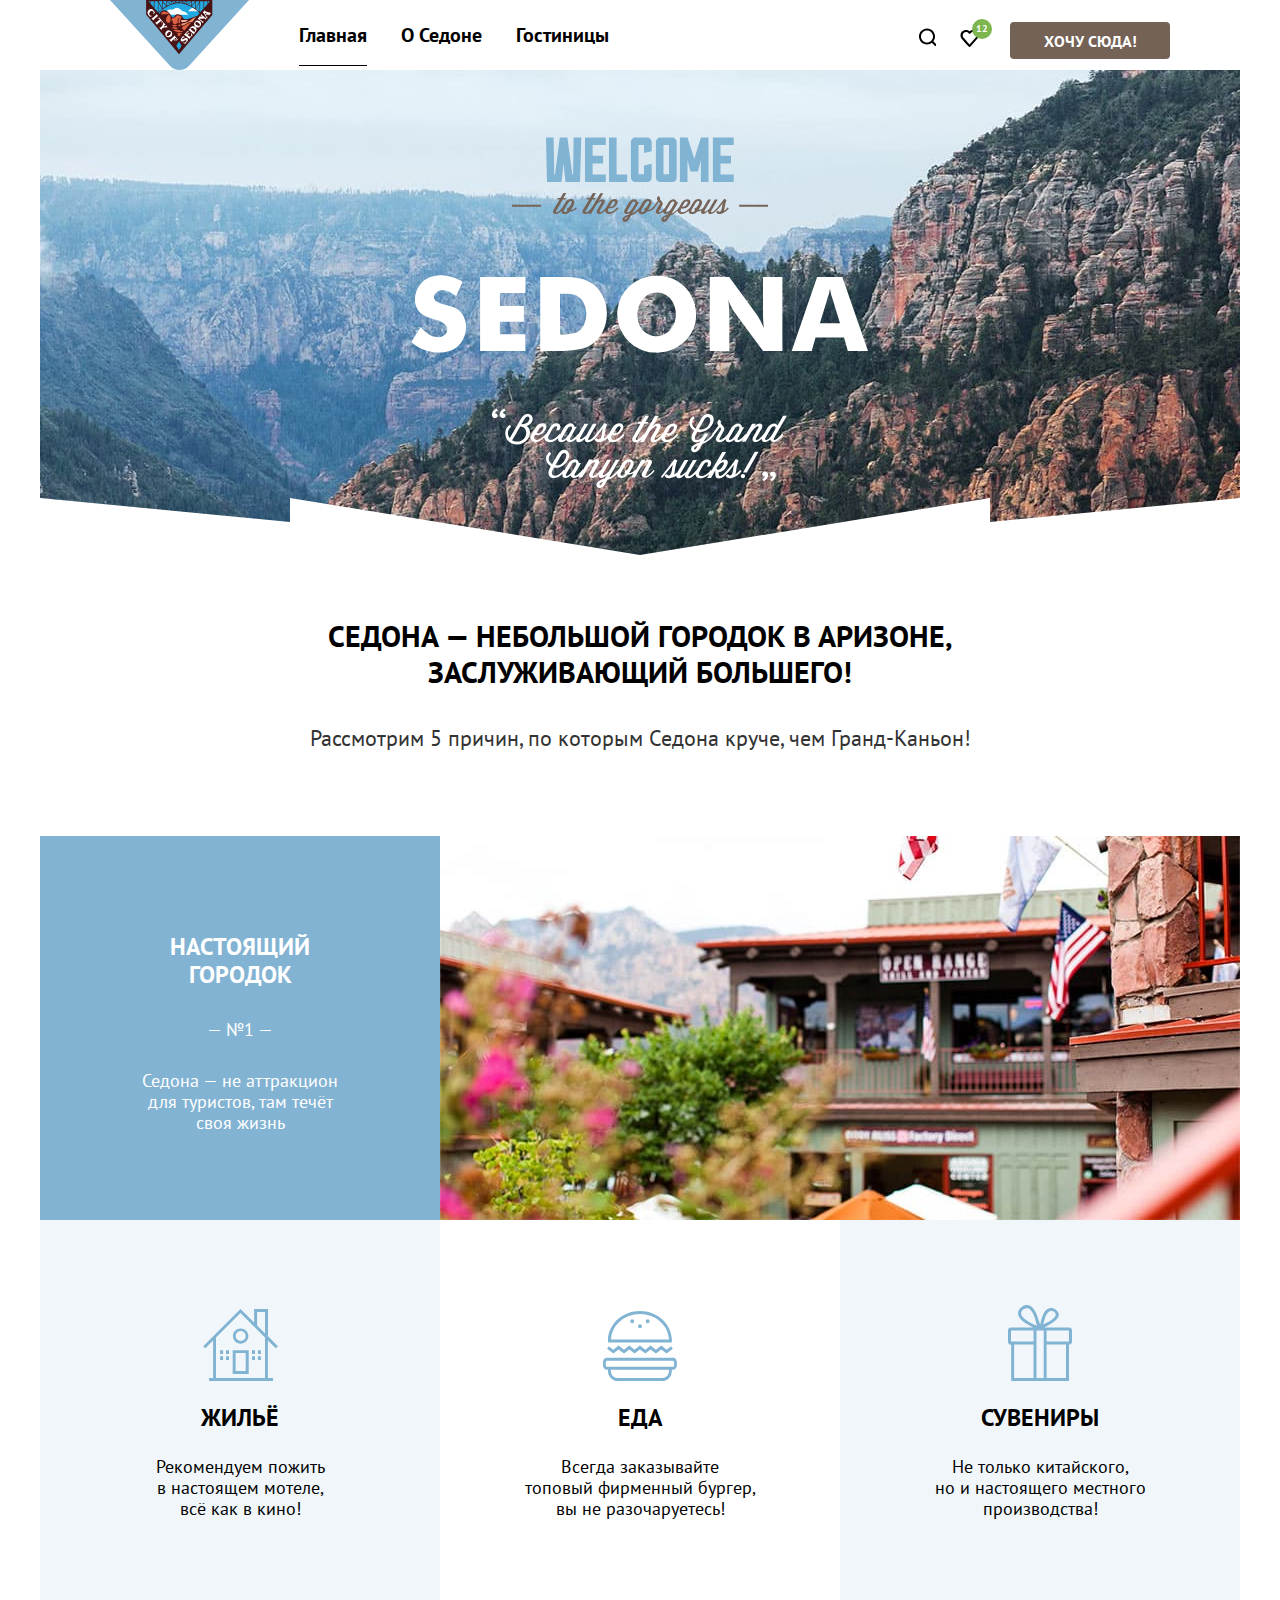
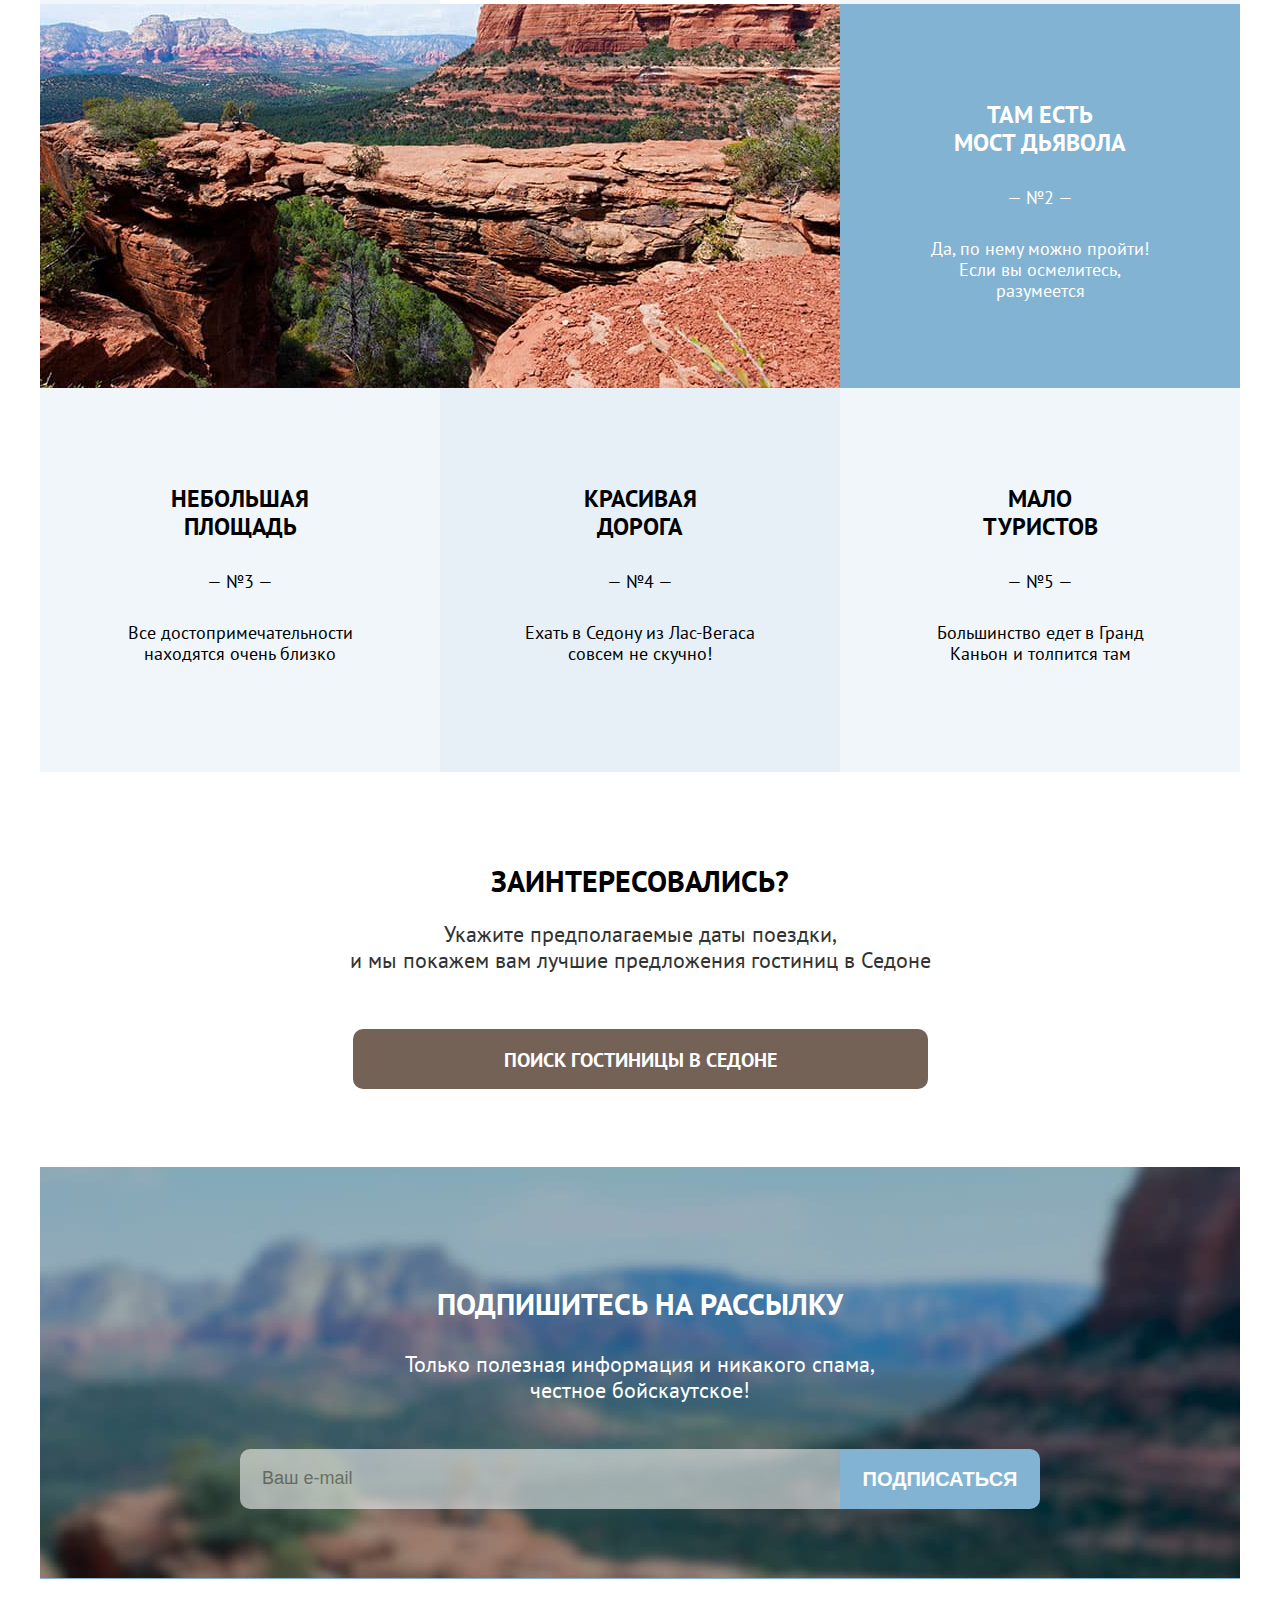
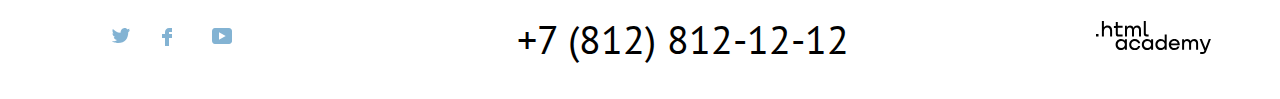
<file: index.html>
<!DOCTYPE html>
<html lang="ru">
  <head>
    <meta charset="utf-8">
    <title>Седона</title>
    <link rel="stylesheet" href="./css/styles.css">
    <link rel="icon" href="./favicon.ico">
  </head>
  <body>
    <header class="page-header">
      <nav class="navigation">
        <div class="navigation-first-block">
          <a class="navigation-logo" href="index.html">
            <img class="page-header-logo" src="./img/content/logo.svg" width="139" height="70" alt="Логотип Седоны.">
          </a>
          <ul class="navigation-list">
            <li class="navigation-item">
              <a class="navigation-link navigation-link-current">Главная</a>
            </li>
            <li class="navigation-item">
              <a class="navigation-link" href="#">О Седоне</a>
            </li>
            <li class="navigation-item">
              <a class="navigation-link" href="catalog.html">Гостиницы</a>
            </li>
          </ul>
        </div>
        <ul class="navigation-list navigation-list-user">
          <li class="navigation-item">
            <a class="navigation-link" href="#">
              <svg class="search-svg" xmlns="http://www.w3.org/2000/svg" width="18.05" height="18.1" fill="none"><path d="m19.026 17.05-3.71-3.7c1.002-1.3 1.704-3 1.704-4.9 0-4.4-3.61-8-8.023-8C4.585.45.975 4.15.975 8.55c0 4.4 3.61 8 8.022 8 1.805 0 3.51-.6 4.914-1.7l3.71 3.7 1.405-1.5Zm-10.029-2.5c-3.309 0-6.017-2.7-6.017-6s2.708-6 6.017-6c3.31 0 6.017 2.7 6.017 6s-2.707 6-6.017 6Z"/></svg>
              <span class="visually-hidden">Поиск</span>
            </a>
          </li>
          <li class="navigation-item">
            <a class="navigation-link" href="#">
              <svg class="heart-svg" xmlns="http://www.w3.org/2000/svg" width="18.05" height="17" fill="none"><path d="M9.444 17c-.301 0-.602-.1-.802-.4-5.416-6.1-6.72-7.5-7.02-7.9C.92 7.8.519 6.6.519 5.4c0-3 2.406-5.4 5.515-5.4 1.304 0 2.507.5 3.51 1.3C10.547.5 11.851 0 13.054 0c3.008 0 5.516 2.4 5.516 5.4 0 1.3-.502 2.5-1.304 3.4l-7.02 7.9c-.2.2-.401.3-.802.3ZM3.427 7.5c.3.4 3.51 4 6.117 6.9l6.218-7c.501-.5.702-1.2.702-2 0-1.8-1.505-3.3-3.31-3.3-1.002 0-2.005.5-2.707 1.3-.301.3-.602.4-.903.4-.3 0-.602-.2-.802-.4-.702-.8-1.705-1.3-2.708-1.3-1.805 0-3.31 1.5-3.31 3.3-.1.9.302 1.6.703 2.1-.1 0-.1 0 0 0Z"/></svg>
              <span class="visually-hidden">Лайк</span>
              <div class="heart-count">12</div>
            </a>
          </li>
          <li class="navigation-item">
            <a class="navigation-link button" href="#">Хочу сюда!</a>
          </li>
        </ul>
      </nav>
    </header>
    <main class="main-index main-container">
      <h1 class="visually-hidden">Туристический город Седона</h1>
      <div class="main-background"></div>
      <div class="modul-window-container">
        <div class="modul-window">
          <div class="modul-window-header">
            <h2 class="modul-window-title">Поиск гостиницы в Седоне</h2>
            <button class="close-button" type="button">
              <svg xmlns="http://www.w3.org/2000/svg" width="13" height="13" fill="none"><path fill="#000" d="M13 1.2 11.8 0 6.5 5.3 1.2 0 0 1.2l5.3 5.3L0 11.8 1.2 13l5.3-5.3 5.3 5.3 1.2-1.2-5.3-5.3L13 1.2Z"/></svg>
            </button>
          </div>
          <form class="modul-window-form" action="https://echo.htmlacademy.ru/" method="post">
            <div class="date-container">
              <label class="modul-window-label">Дата заезда:</label>
              <input class="modul-window-input-date" type="text" value="27 апреля 2020">
            </div>
            <p class="date-comment date-in-comment">Мы не можем отправить вас в прошлое.</p>
            <div class="date-container">
              <label class="modul-window-label">Дата выезда:</label>
              <input class="modul-window-input-date" type="text" value="1 сентября 2021">
            </div>
            <p class="date-comment date-out-comment">На эти даты есть свободные номера. Пока есть.</p>
            <div class="quantity-container">
              <label class="modul-window-label" for="less-more-adults">Взрослые:</label>
              <div class="less-more-container">
                <button class="button-less-more" type="button">-</button>
                <input class="less-more-input" type="text" value="2" id="less-more-adults">
                <button class="button-less-more" type="button">+</button>
              </div>
              <label class="modul-window-label" for="less-more-children">Дети:</label>
              <span class="modul-window-information">i</span>
              <div class="less-more-container">
                <button class="button-less-more" type="button">-</button>
                <input class="less-more-input" type="text" value="1" id="less-more-children">
                <button class="button-less-more" type="button">+</button>
              </div>
            </div>
            <a class="button button-find-hotels">Найти</a>
          </form>
        </div>
      </div>
      <section class="advantages">
        <h2 class="visually-hidden" style="text-align: center;">Преимущества Седоны</h2>
        <p class="advantages-heading">Седона — небольшой городок в Аризоне,<br> заслуживающий большего!</p>
        <p class="advantages-text">Рассмотрим 5 причин, по которым Седона круче, чем Гранд-Каньон!</p>
        <ol class="advantages-list">
          <li class="advantages-item">
            <p class="advantages-item-title">Настоящий<br>городок</p>
            <p class="advantages-title-number">— №1 —</p>
            <p class="advantages-item-text">Седона — не аттракцион<br> для туристов, там течёт<br> своя жизнь</p>
          </li>
          <li class="advantages-item"></li>
          <li class="advantages-item">
            <p class="advantages-item-title">Жильё</p>
            <p class="advantages-item-text">Рекомендуем пожить<br>в настоящем мотеле,<br> всё как в кино!</p>
          </li>
          <li class="advantages-item">
            <p class="advantages-item-title">Еда</p>
            <p class="advantages-item-text">Всегда заказывайте<br> топовый фирменный бургер,<br> вы не разочаруетесь!</p>
          </li>
          <li class="advantages-item">
            <p class="advantages-item-title">Сувениры</p>
            <p class="advantages-item-text">Не только китайского,<br> но и настоящего местного<br> производства!</p>
          </li>
          <li class="advantages-item"></li>
          <li class="advantages-item">
            <p class="advantages-item-title">Там есть<br>мост дьявола</p>
            <p class="advantages-title-number">— №2 —</p>
            <p class="advantages-item-text">Да, по нему можно пройти!<br> Если вы осмелитесь,<br> разумеется</p>
          </li>
          <li class="advantages-item">
            <p class="advantages-item-title">Небольшая<br>площадь</p>
            <p class="advantages-title-number">— №3 —</p>
            <p class="advantages-item-text">Все достопримечательности<br> находятся очень близко</p>
          </li>
          <li class="advantages-item">
            <p class="advantages-item-title">Красивая<br>дорога</p>
            <p class="advantages-title-number">— №4 —</p>
            <p class="advantages-item-text">Ехать в Седону из Лас-Вегаса<br> совсем не скучно!</p>
          </li>
          <li class="advantages-item">
            <p class="advantages-item-title">Мало<br>туристов</p>
            <p class="advantages-title-number">— №5 —</p>
            <p class="advantages-item-text">Большинство едет в Гранд<br> Каньон и толпится там</p>
          </li>
        </ol>
      </section>
      <section class="search">
        <h2 class="visually-hidden">Поиск гостиниц</h2>
        <b class="search-title">Заинтересовались?</b>
        <p class="search-text">Укажите предполагаемые даты поездки,<br> и мы покажем вам лучшие предложения гостиниц в Седоне</p>
        <a class="search-button button" href="catalog.html">ПОИСК ГОСТИНИЦЫ В седоне</a>
      </section>
      <section class="subscribe">
        <h2 class="subscribe-title">Подпишитесь на рассылку</h2>
        <p class="subscribe-text">Только полезная информация и никакого спама,<br> честное бойскаутское!</p>
        <form class="subscribe-form" action="https://echo.htmlacademy.ru/" method="post">
          <div class="subscribe-email">
            <label class="visually-hidden" for="subscribe-email">Email</label>
            <input class="field" placeholder="Ваш e-mail" type="email" name="subscribe-email" id="subscribe-email" required>
          </div>
          <button class="button subscribe-button" type="submit">Подписаться</button>
        </form>
      </section>
    </main>
    <footer class="footer">
      <ul class="footer-social-list">
        <li class="footer-social-item">
          <a class="footer-social-link">
            <svg xmlns="http://www.w3.org/2000/svg" width="18" height="15" fill="none"><path d="M11.6.2c1.8-.5 3.2.3 3.8 1.2.7-.2 1.4-.5 2.1-.7 0 .9-.6 1.5-.9 1.8.7.1 1.4-.6 1.4-.6-.2 1-1.1 1.8-1.7 2C16.1 10.7 13 15.1 5.7 15h-.5c-.4 0-4.4-.5-5.2-1.9 2.4.2 4.1-.4 5-1.2-1-.3-2.9-.4-3.2-2.9.4.1.6.2 1.3.1C1.8 8.3.4 7.5.5 5.3c.3.3 1.1.5 1.4.5C1.1 5.6-.2 2.5.9.9c1.9 1.9 4 3.6 7.6 3.8C8.7 2.3 9.7.8 11.6.2Z"/><defs><path fill="#fff" d="M0 0h18v15H0z"/></defs></svg>
            <span class="visually-hidden">Twitter</span>
          </a>
        </li>
        <li class="footer-social-item">
          <a class="footer-social-link">
            <svg xmlns="http://www.w3.org/2000/svg" width="10" height="18" fill="none"><path d="M7 0C4.8 0 3 1.8 3 4v2H0v4h3v8h4v-8h3V6H7V4h3V0H7Z"/><defs><path fill="#fff" d="M0 0h10v18H0z"/></defs></svg>
            <span class="visually-hidden">Facebook</span>
          </a>
        </li>
        <li class="footer-social-item">
          <a class="footer-social-link">
            <svg xmlns="http://www.w3.org/2000/svg" width="20" height="16" fill="none"><path d="M17 0H2.9C1.2 0 0 1.5 0 3.2v9.5C0 14.5 1.2 16 2.9 16h14.3c1.5 0 2.9-1.5 2.9-3.2V3.2C19.9 1.5 18.7 0 17 0ZM7 11.8V4.2L13.7 8 7 11.8Z"/><defs><path fill="#fff" d="M0 0h20v16H0z"/></defs></svg>
            <span class="visually-hidden">YouTube</span>
          </a>
        </li>
      </ul>
      <span class="phone">
        <a class="phone-number" href="tel:+7(812)812-12-12">+7 (812) 812-12-12</a>
      </span>
      <a class="footer-logo-link" href="#">
        <svg class="footer-logo" xmlns="http://www.w3.org/2000/svg" width="115" height="34" fill="none"><path d="M0 12.9v2.6h2.5v-2.6H0Zm11.6-8.4c-1.6 0-2.8.7-3.6 1.7h-.1V0h-2v15.5h2v-5.3c0-2.1 1.3-3.6 3.3-3.6 1.8 0 2.9 1.4 2.9 3.2v5.7h2V9.4c.1-3-1.8-4.9-4.5-4.9Zm15 .3h-4.8V1.1h-2v3.8h-1.9v2h1.9v6c0 1.7 1 2.7 2.7 2.7h4.1v-2h-3.7c-.7 0-1.1-.4-1.1-1.1V6.8h4.8v-2Zm14.5-.2c-1.6 0-2.9.8-3.5 2.1h-.1c-.6-1.2-1.8-2.1-3.4-2.1-1.4 0-2.5.8-3.1 1.8h-.1V4.8H29v10.6h2V10c0-2 1-3.5 2.6-3.5 1.5 0 2.4 1 2.4 2.6v6.3h2V9.8c0-2.4 1.4-3.3 2.6-3.3 1.5 0 2.4 1 2.4 2.6v6.3h2V8.9c.1-2.5-1.4-4.3-3.9-4.3Zm6.7 8.1c0 1.7 1 2.7 2.8 2.7h2v-2h-1.7c-.7 0-1.1-.4-1.1-1.1V0h-2v12.7Zm-18.9 7c-.9-1.1-2.2-1.8-3.9-1.8-3.1 0-5.4 2.3-5.4 5.6s2.3 5.6 5.4 5.6c1.8 0 3-.8 3.8-1.9h.1v1.6h2V18.2h-2v1.5Zm-3.6 7.4c-2.2 0-3.6-1.6-3.6-3.6s1.4-3.6 3.6-3.6 3.6 1.6 3.6 3.6c0 1.9-1.4 3.6-3.6 3.6ZM44.2 22c-.5-2.4-2.6-4.1-5.4-4.1-3.4 0-5.6 2.5-5.6 5.6 0 3.1 2.2 5.6 5.6 5.6 2.8 0 4.9-1.8 5.4-4.2h-2.1c-.4 1.3-1.7 2.3-3.3 2.3-2.2 0-3.6-1.6-3.6-3.6s1.4-3.6 3.6-3.6c1.6 0 2.8 1 3.3 2.2h2.1V22Zm10.9-2.3c-.9-1.1-2.2-1.8-3.9-1.8-3.1 0-5.4 2.3-5.4 5.6s2.3 5.6 5.4 5.6c1.8 0 3-.8 3.8-1.9h.1v1.6h2V18.2h-2v1.5Zm-3.6 7.4c-2.2 0-3.6-1.6-3.6-3.6s1.4-3.6 3.6-3.6 3.6 1.6 3.6 3.6c0 1.9-1.5 3.6-3.6 3.6Zm17.2-7.3c-.9-1.1-2.2-1.9-3.9-1.9-3.1 0-5.4 2.3-5.4 5.6s2.2 5.6 5.4 5.6c1.7 0 3-.8 3.8-1.8h.1v1.5h2V13.4h-2v6.4Zm-3.6 7.3c-2.2 0-3.6-1.6-3.6-3.6s1.4-3.6 3.6-3.6 3.6 1.6 3.6 3.6c-.1 2-1.5 3.6-3.6 3.6Zm13.2-9.2c-3.3 0-5.5 2.5-5.5 5.6 0 3 2.1 5.6 5.5 5.6 2.5 0 4.5-1.3 5.2-3.6h-2.1c-.5 1-1.6 1.6-3 1.6-1.9 0-3.3-1.3-3.4-2.9h8.8c.2-3.6-2-6.3-5.5-6.3Zm0 1.9c1.7 0 3 1 3.3 2.6h-6.5c.3-1.5 1.5-2.6 3.2-2.6Zm19.9-1.9c-1.6 0-2.9.8-3.6 2h-.1c-.6-1.2-1.8-2-3.4-2-1.4 0-2.5.7-3.1 1.8v-1.5h-1.9v10.6h2v-5.4c0-2 1-3.4 2.6-3.5 1.5 0 2.4 1 2.4 2.6v6.3h2v-5.6c0-2.4 1.4-3.3 2.6-3.3 1.5 0 2.4 1 2.4 2.6v6.3h2v-6.5c.1-2.6-1.4-4.4-3.9-4.4Zm11.2 9.1-3.6-8.9h-2.2l4.8 11.6c-.3.9-.7 1.2-1.7 1.2h-2.5v2h2.5c1.8 0 2.8-.8 3.5-2.6l4.7-12.2h-2.1l-3.4 8.9Z"/></svg>
        <span class="visually-hidden">Логотип HTML-academy</span>
      </a>
    </footer>
  </body>
</html>
</file>
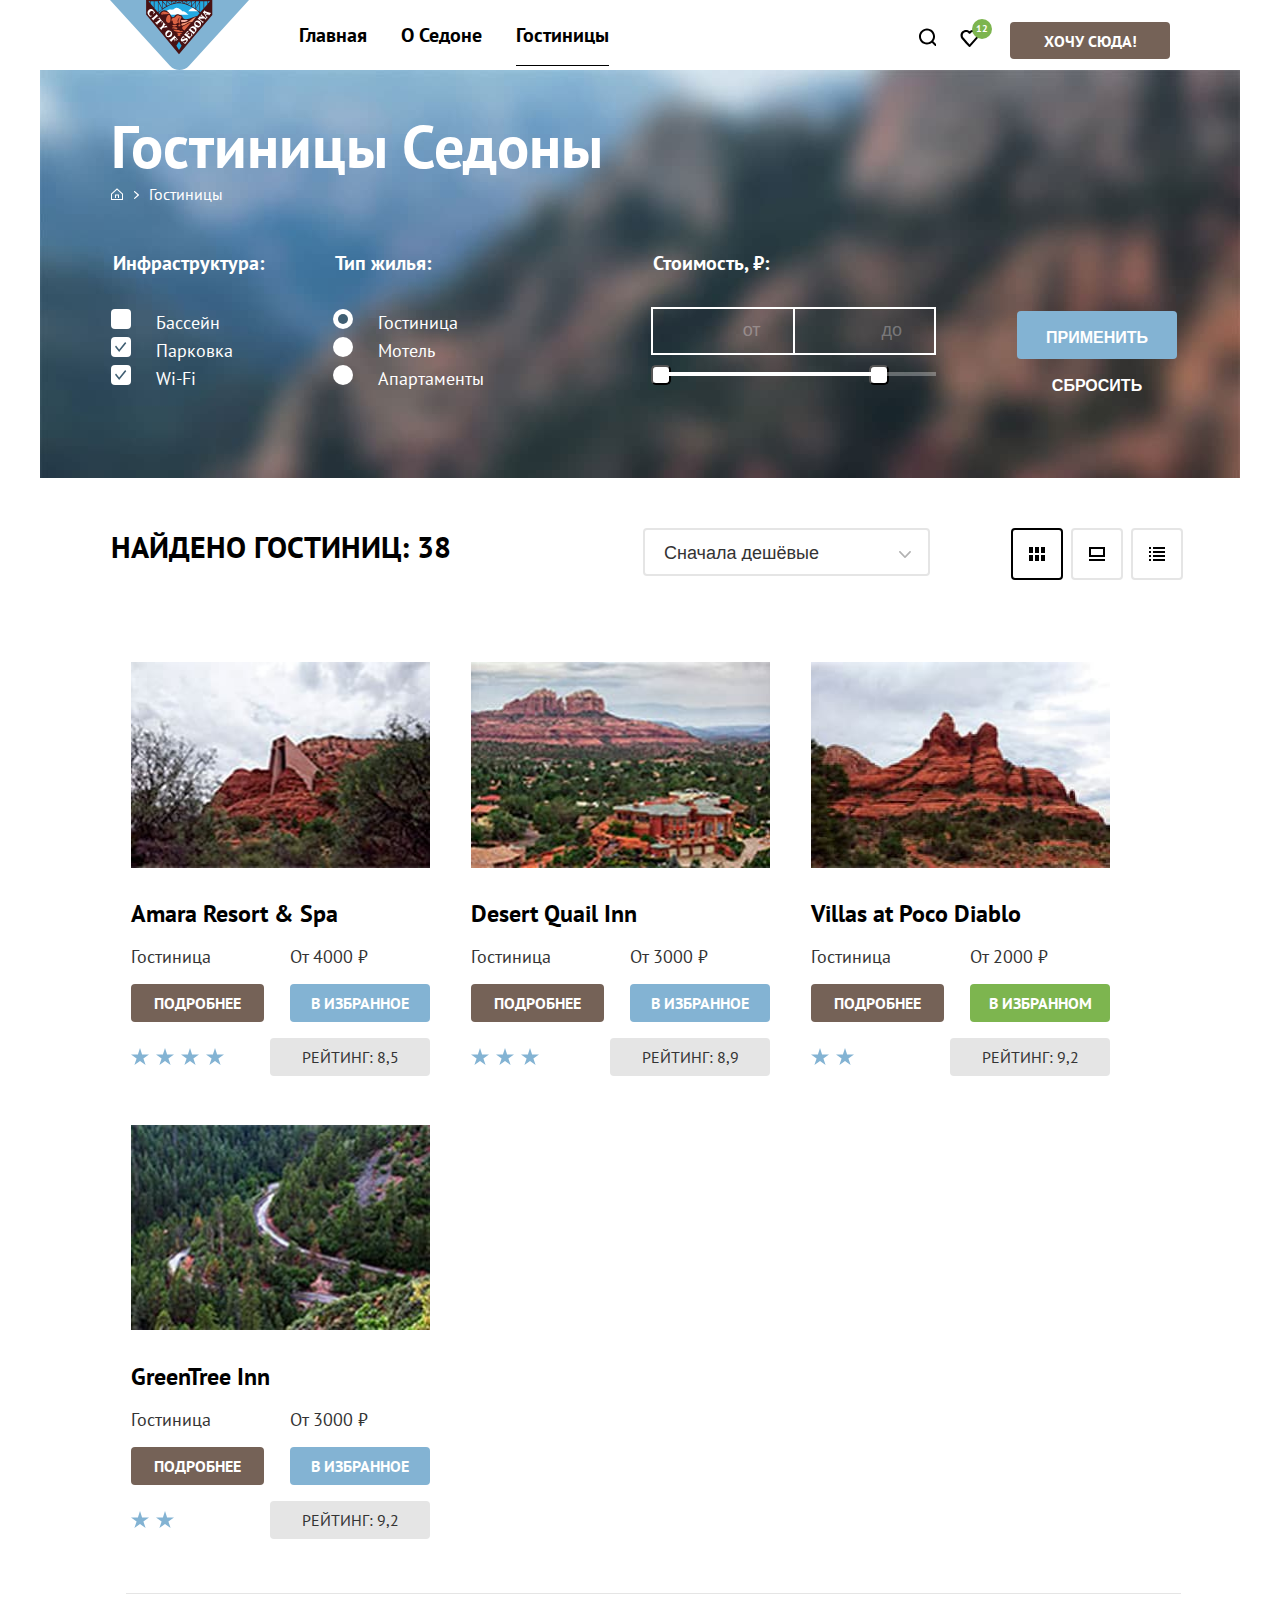
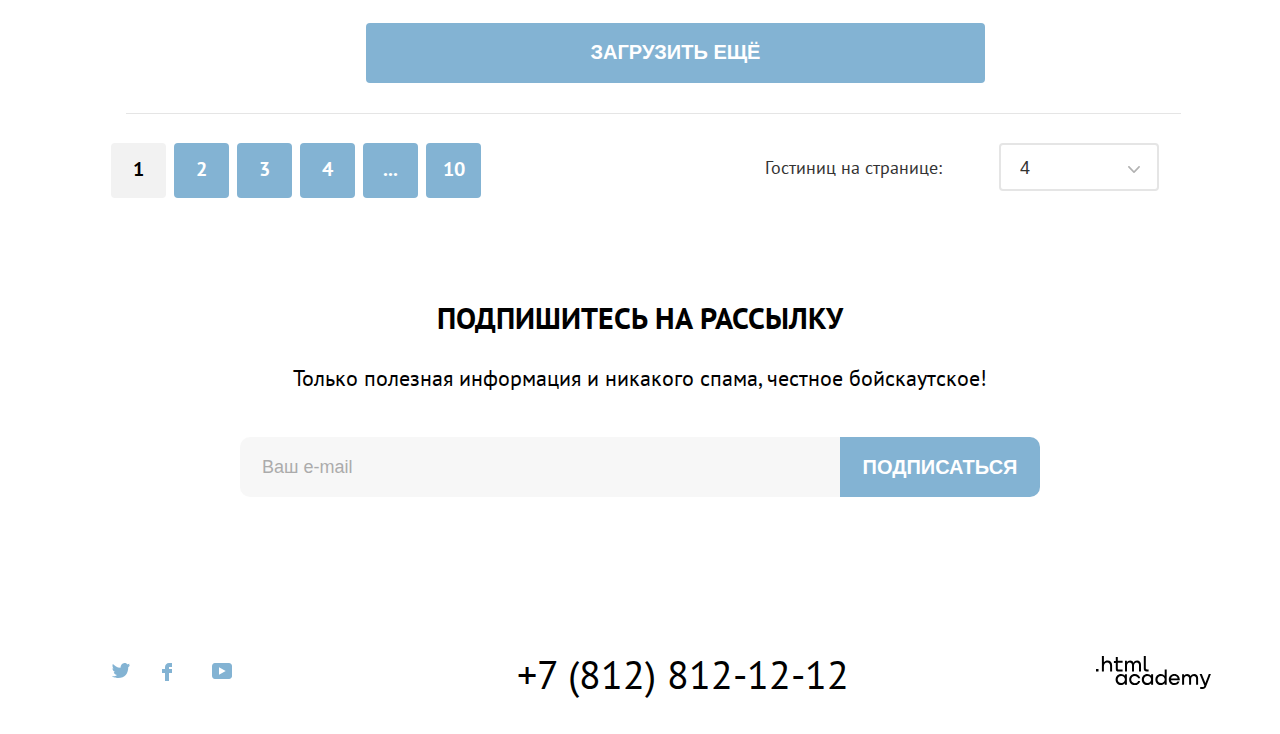
<file: catalog.html>
<!DOCTYPE html>
<html lang="ru">
  <head>
    <meta charset="utf-8">
    <title>Гостиницы Седоны</title>
    <link href="./css/styles.css" rel="stylesheet">
  </head>
  <body>
    <header class="page-header">
      <nav class="navigation navigation-catalog">
        <div class="navigation-first-block">
          <a class="navigation-logo" href="index.html">
            <img class="page-header-logo" src="./img/content/logo.svg" width="139" height="70" alt="Логотип Седоны.">
          </a>
          <ul class="navigation-list">
            <li class="navigation-item">
              <a class="navigation-link" href="index.html">Главная</a>
            </li>
            <li class="navigation-item">
              <a class="navigation-link" href="#">О Седоне</a>
            </li>
            <li class="navigation-item">
              <a class="navigation-link navigation-link-current">Гостиницы</a>
            </li>
          </ul>
        </div>
        <ul class="navigation-list navigation-list-user">
          <li class="navigation-item">
            <a class="navigation-link" href="#">
              <svg class="search-svg" xmlns="http://www.w3.org/2000/svg" width="18.05" height="18.1" fill="none"><path fill="#000" d="m19.026 17.05-3.71-3.7c1.002-1.3 1.704-3 1.704-4.9 0-4.4-3.61-8-8.023-8C4.585.45.975 4.15.975 8.55c0 4.4 3.61 8 8.022 8 1.805 0 3.51-.6 4.914-1.7l3.71 3.7 1.405-1.5Zm-10.029-2.5c-3.309 0-6.017-2.7-6.017-6s2.708-6 6.017-6c3.31 0 6.017 2.7 6.017 6s-2.707 6-6.017 6Z"/></svg>
              <span class="visually-hidden">Поиск</span>
            </a>
          </li>
          <li class="navigation-item">
            <a class="navigation-link" href="#">
              <svg class="heart-svg" xmlns="http://www.w3.org/2000/svg" width="18.05" height="17" fill="none"><path fill="#000" d="M9.444 17c-.301 0-.602-.1-.802-.4-5.416-6.1-6.72-7.5-7.02-7.9C.92 7.8.519 6.6.519 5.4c0-3 2.406-5.4 5.515-5.4 1.304 0 2.507.5 3.51 1.3C10.547.5 11.851 0 13.054 0c3.008 0 5.516 2.4 5.516 5.4 0 1.3-.502 2.5-1.304 3.4l-7.02 7.9c-.2.2-.401.3-.802.3ZM3.427 7.5c.3.4 3.51 4 6.117 6.9l6.218-7c.501-.5.702-1.2.702-2 0-1.8-1.505-3.3-3.31-3.3-1.002 0-2.005.5-2.707 1.3-.301.3-.602.4-.903.4-.3 0-.602-.2-.802-.4-.702-.8-1.705-1.3-2.708-1.3-1.805 0-3.31 1.5-3.31 3.3-.1.9.302 1.6.703 2.1-.1 0-.1 0 0 0Z"/></svg>
              <span class="visually-hidden">Лайк</span>
              <div class="heart-count">12</div>
            </a>
          </li>
          <li class="navigation-item">
            <a class="navigation-link button" href="#">Хочу сюда!</a>
          </li>
        </ul>
      </nav>
    </header>
    <main class="main-catalog main-container">
      <header class="catalog-header">
        <h1 class="catalog-title">Гостиницы Седоны</h1>
      <ul class="breadcrumbs">
        <li class="breadcrumbs-item">
          <a class="breadcrumbs-link" href="index.html">
            <svg class="breadcrumbs-link-home" xmlns="http://www.w3.org/2000/svg" width="12" height="11.7" fill="none"><path d="M6 .3 0 5.8V12h12V5.8L6 .3ZM11 11H1V6.2l5-4.5 5 4.5V11Z"/><path fill="#fff" d="M4 10h1V7.5h2V10h1V6.5H4V10Z"/></svg>
            <span class="visually-hidden">Главная страница</span>
          </a>
        </li>
        <li class="breadcrumbs-item">
          <a class="breadcrumbs-link" href="catalog.html">Гостиницы</a>
        </li>
      </ul>
      <form class="hotels-filter" action="https://echo.htmlacademy.ru/" method="post">
        <h2 class="hotels-filter-heading visually-hidden" hidden>Фильтр списка гостиниц</h2>
        <fieldset class="hotels-filter-group">
          <legend class="hotels-filter-title">Инфраструктура:</legend>
            <ul class="hotels-filter-list">
              <li class="hotels-filter-item">
                <label class="control">
                  <input class="visually-hidden control-input" type="checkbox" name="swimming-pool">
                  <span class="control-mark control-mark-infrastructure"></span>
                  <span class="control-label">Бассейн</span>
                </label>
              </li>
              <li class="hotels-filter-item">
                <label class="control">
                  <input class="visually-hidden control-input" type="checkbox" name="parking" checked>
                  <span class="control-mark control-mark-infrastructure"></span>
                  <span class="control-label">Парковка</span>
                </label>
              </li>
              <li class="hotels-filter-item">
                <label class="control">
                  <input class="visually-hidden control-input" type="checkbox" name="wi-fi" checked>
                  <span class="control-mark control-mark-infrastructure"></span>
                  <span class="control-label">Wi-Fi</span>
                </label>
              </li>
            </ul>
        </fieldset>
        <fieldset class="hotels-filter-group">
          <legend class="hotels-filter-title">Тип жилья:</legend>
          <ul class="hotels-filter-list">
            <li class="hotels-filter-item">
              <label class="control">
                <input class="visually-hidden control-input" type="radio" name="hotel" checked>
                <span class="control-mark control-mark-living"></span>
                <span class="control-label">Гостиница</span>
              </label>
            </li>
            <li class="hotels-filter-item">
              <label class="control">
                <input class="visually-hidden control-input" type="radio" name="motel">
                <span class="control-mark control-mark-living"></span>
                <span class="control-label">Мотель</span>
              </label>
            </li>
            <li class="hotels-filter-item">
              <label class="control">
                <input class="visually-hidden control-input" type="radio" name="apartments">
                <span class="control-mark control-mark-living"></span>
                <span class="control-label">Апартаменты</span>
              </label>
            </li>
        </ul>
        </fieldset>
        <fieldset class="hotels-filter-group">
          <legend class="hotels-filter-title">Стоимость, ₽:</legend>
            <input class="catalog-filter-input" type="number" name="min-price" placeholder="от">
            <input class="catalog-filter-input" type="number" name="max-price" placeholder="до">
            <div class="range-toggle-wrapper">
              <button class="range-toggle toggle-min" type="button">
                <span class="visually-hidden">Изменить минимальную цену.</span>
              </button>
              <button class="range-toggle toggle-max" type="button">
                <span class="visually-hidden">Изменить максимальную цену.</span>
              </button>
            </div>
        </fieldset>
        <div class="hotels-filter-buttons">
          <button class="button button-apply" type="button">Применить</button>
          <button class="button button-reset" type="reset">Сбросить</button>
        </div>
      </form>
      </header>
      <section class="sorting">
        <h2 class="visually-hidden">Результаты поиска</h2>
        <div class="sorting-first-block">
          <span class="sorting-result-number">Найдено гостиниц: 38</span>
          <form class="sorting-form" action="https://echo.htmlacademy.ru/" method="post">
            <label class="visually-hidden" for="sorting">Сортировка</label>
            <select class="select-control" id="sorting" name="sorting">
              <option value="cheap">Сначала дешёвые</option>
              <option value="popular">Сначала популярные</option>
              <option value="expensive">Сначала дорогие</option>
            </select>
            <button class="visually-hidden" type="submit" hidden>Отсортировать продукты</button>
          </form>
          <div class="cards-visible-type">
            <a class="cards-visible-type-link button-checked" href="#">
              <svg xmlns="http://www.w3.org/2000/svg" width="16" height="14" fill="none"><path d="M4 0H0v6h4V0ZM16 0h-4v6h4V0ZM10 0H6v6h4V0ZM4 8H0v6h4V8ZM16 8h-4v6h4V8ZM10 8H6v6h4V8Z"/><defs><path fill="#fff" d="M0 0h16v14H0z"/></defs></svg>
              <span class="visually-hidden">Показать карточки</span>
            </a>
            <a class="cards-visible-type-link" href="#">
              <svg xmlns="http://www.w3.org/2000/svg" width="16" height="14" fill="none"><path d="M16 12H0v2h16v-2ZM14 2v6H2V2h12Zm2-2H0v10h16V0Z"/><defs><path fill="#fff" d="M0 0h16v14H0z"/></defs></svg>
              <span class="visually-hidden">Показать слайдами</span>
            </a>
            <a class="cards-visible-type-link" href="#">
              <svg xmlns="http://www.w3.org/2000/svg" width="16" height="14" fill="none"><path d="M2 0H0v2h2V0ZM16 0H4v2h12V0ZM2 4H0v2h2V4ZM16 4H4v2h12V4ZM2 8H0v2h2V8ZM16 8H4v2h12V8ZM2 12H0v2h2v-2ZM16 12H4v2h12v-2Z"/><defs><path fill="#fff" d="M0 0h16v14H0z"/></defs></svg>
              <span class="visually-hidden">Показать список</span>
            </a>
          </div>
        </div>
        <ul class="hotels-list">
          <li class="hotels-item">
            <h3 class="hotels-item-title">Amara Resort & Spa</h3>
            <a class="hotels-item-picture">
              <img src="./img/content/hotel-1.jpg" width="300" height="206" alt="Фото отеля Amara Resort & Spa">
            </a>
            <span class="hotels-item-span">Гостиница</span>
            <span class="hotels-item-price">От 4000 ₽</span>
            <a class="button hotels-more-about" href="#">подробнее</a>
            <a class="button hotels-favorite" href="#">В избранное</a>
            <div class="hotels-stars-number four-stars">
              <span class="visually-hidden">4 звезды</span>
            </div>
            <span class="hotels-item-rate">Рейтинг: 8,5</span>
          </li>
          <li class="hotels-item">
            <h3 class="hotels-item-title">Desert Quail Inn</h3>
            <a class="hotels-item-picture">
              <img src="./img/content/hotel-2.jpg" width="300" height="206" alt="Фото отеля Desert Quail Inn">
            </a>
            <span class="hotels-item-span">Гостиница</span>
            <span class="hotels-item-price">От 3000 ₽</span>
            <a class="button hotels-more-about" href="#">подробнее</a>
            <a class="button hotels-favorite" href="#">В избранное</a>
            <div class="hotels-stars-number three-stars">
              <span class="visually-hidden">3 звезды</span>
            </div>
            <span class="hotels-item-rate">Рейтинг: 8,9</span>
          </li>
          <li class="hotels-item">
            <h3 class="hotels-item-title">Villas at Poco Diablo</h3>
            <a class="hotels-item-picture">
              <img src="./img/content/hotel-3.jpg" width="300" height="206" alt="Фото отеля Villas at Poco Diablo">
            </a>
            <span class="hotels-item-span">Гостиница</span>
            <span class="hotels-item-price">От 2000 ₽</span>
            <a class="button hotels-more-about" href="#">подробнее</a>
            <a class="button hotels-favorite hotels-favorite-checked" href="#">В избранном</a>
            <div class="hotels-stars-number two-stars">
              <span class="visually-hidden">2 звезды</span>
            </div>
            <span class="hotels-item-rate">Рейтинг: 9,2</span>
          </li>
          <li class="hotels-item">
            <h3 class="hotels-item-title">GreenTree Inn</h3>
            <a class="hotels-item-picture">
              <img src="./img/content/hotel-4.jpg" width="300" height="206" alt="Фото отеля GreenTree Inn">
            </a>
            <span class="hotels-item-span">Гостиница</span>
            <span class="hotels-item-price">От 3000 ₽</span>
            <a class="button hotels-more-about" href="#">подробнее</a>
            <a class="button hotels-favorite" href="#">В избранное</a>
            <div class="hotels-stars-number two-stars">
              <span class="visually-hidden">2 звезды</span>
            </div>
            <span class="hotels-item-rate">Рейтинг: 9,2</span>
          </li>
        </ul>
        <button class="button hotels-upload-more" type="button">Загрузить ещё</button>
        <div class="pagination">
          <ul class="pagination-list">
            <li class="pagination-item">
              <a class="button pagination-link pagination-current">1</a>
            </li>
            <li class="pagination-item">
              <a class="button pagination-link" href="#">2</a>
            </li>
            <li class="pagination-item">
              <a class="button pagination-link" href="#">3</a>
            </li>
            <li class="pagination-item">
              <a class="button pagination-link" href="#">4</a>
            </li>
            <li class="pagination-item">
              <a class="button pagination-link" href="#">...</a>
            </li>
            <li class="pagination-item">
              <a class="button pagination-link" href="#">10</a>
            </li>
          </ul>
          <form class="hotels-shown-number" action="https://echo.htmlacademy.ru/" method="post">
            <span class="hotels-shown-number-title">Гостиниц на странице:</span>
            <select class="select-control select-control-number" id="hotels-shown-number" name="hotels-shown-number">
              <option value="four">4</option>
              <option value="three">3</option>
              <option value="two">2</option>
              <option value="one">1</option>
            </select>
          </form>
        </div>
      </section>
      <section class="subscribe subscribe-inner">
        <h2 class="subscribe-title">Подпишитесь на рассылку</h2>
        <p class="subscribe-text">Только полезная информация и никакого спама, честное бойскаутское!</p>
        <form class="subscribe-form" action="https://echo.htmlacademy.ru/" method="post">
          <div class="subscribe-email">
            <label class="visually-hidden" for="subscribe-email">Email</label>
            <input class="field" placeholder="Ваш e-mail" type="email" name="subscribe-email" id="subscribe-email" required>
          </div>
          <button class="button subscribe-button" type="submit">Подписаться</button>
        </form>
      </section>
    </main>
    <footer class="footer">
      <ul class="footer-social-list">
        <li class="footer-social-item">
          <a class="footer-social-link">
            <svg xmlns="http://www.w3.org/2000/svg" width="18" height="15" fill="none"><path d="M11.6.2c1.8-.5 3.2.3 3.8 1.2.7-.2 1.4-.5 2.1-.7 0 .9-.6 1.5-.9 1.8.7.1 1.4-.6 1.4-.6-.2 1-1.1 1.8-1.7 2C16.1 10.7 13 15.1 5.7 15h-.5c-.4 0-4.4-.5-5.2-1.9 2.4.2 4.1-.4 5-1.2-1-.3-2.9-.4-3.2-2.9.4.1.6.2 1.3.1C1.8 8.3.4 7.5.5 5.3c.3.3 1.1.5 1.4.5C1.1 5.6-.2 2.5.9.9c1.9 1.9 4 3.6 7.6 3.8C8.7 2.3 9.7.8 11.6.2Z"/><defs><path fill="#fff" d="M0 0h18v15H0z"/></defs></svg>
            <span class="visually-hidden">Twitter</span>
          </a>
        </li>
        <li class="footer-social-item">
          <a class="footer-social-link">
            <svg xmlns="http://www.w3.org/2000/svg" width="10" height="18" fill="none"><path d="M7 0C4.8 0 3 1.8 3 4v2H0v4h3v8h4v-8h3V6H7V4h3V0H7Z"/><defs><path fill="#fff" d="M0 0h10v18H0z"/></defs></svg>
            <span class="visually-hidden">Facebook</span>
          </a>
        </li>
        <li class="footer-social-item">
          <a class="footer-social-link">
            <svg xmlns="http://www.w3.org/2000/svg" width="20" height="16" fill="none"><path d="M17 0H2.9C1.2 0 0 1.5 0 3.2v9.5C0 14.5 1.2 16 2.9 16h14.3c1.5 0 2.9-1.5 2.9-3.2V3.2C19.9 1.5 18.7 0 17 0ZM7 11.8V4.2L13.7 8 7 11.8Z"/><defs><path fill="#fff" d="M0 0h20v16H0z"/></defs></svg>
            <span class="visually-hidden">YouTube</span>
          </a>
        </li>
      </ul>
      <span class="phone">
        <a class="phone-number" href="tel:+7(812)812-12-12">+7 (812) 812-12-12</a>
      </span>
      <a class="footer-logo-link" href="#">
        <svg class="footer-logo" xmlns="http://www.w3.org/2000/svg" width="115" height="34" fill="none"><path d="M0 12.9v2.6h2.5v-2.6H0Zm11.6-8.4c-1.6 0-2.8.7-3.6 1.7h-.1V0h-2v15.5h2v-5.3c0-2.1 1.3-3.6 3.3-3.6 1.8 0 2.9 1.4 2.9 3.2v5.7h2V9.4c.1-3-1.8-4.9-4.5-4.9Zm15 .3h-4.8V1.1h-2v3.8h-1.9v2h1.9v6c0 1.7 1 2.7 2.7 2.7h4.1v-2h-3.7c-.7 0-1.1-.4-1.1-1.1V6.8h4.8v-2Zm14.5-.2c-1.6 0-2.9.8-3.5 2.1h-.1c-.6-1.2-1.8-2.1-3.4-2.1-1.4 0-2.5.8-3.1 1.8h-.1V4.8H29v10.6h2V10c0-2 1-3.5 2.6-3.5 1.5 0 2.4 1 2.4 2.6v6.3h2V9.8c0-2.4 1.4-3.3 2.6-3.3 1.5 0 2.4 1 2.4 2.6v6.3h2V8.9c.1-2.5-1.4-4.3-3.9-4.3Zm6.7 8.1c0 1.7 1 2.7 2.8 2.7h2v-2h-1.7c-.7 0-1.1-.4-1.1-1.1V0h-2v12.7Zm-18.9 7c-.9-1.1-2.2-1.8-3.9-1.8-3.1 0-5.4 2.3-5.4 5.6s2.3 5.6 5.4 5.6c1.8 0 3-.8 3.8-1.9h.1v1.6h2V18.2h-2v1.5Zm-3.6 7.4c-2.2 0-3.6-1.6-3.6-3.6s1.4-3.6 3.6-3.6 3.6 1.6 3.6 3.6c0 1.9-1.4 3.6-3.6 3.6ZM44.2 22c-.5-2.4-2.6-4.1-5.4-4.1-3.4 0-5.6 2.5-5.6 5.6 0 3.1 2.2 5.6 5.6 5.6 2.8 0 4.9-1.8 5.4-4.2h-2.1c-.4 1.3-1.7 2.3-3.3 2.3-2.2 0-3.6-1.6-3.6-3.6s1.4-3.6 3.6-3.6c1.6 0 2.8 1 3.3 2.2h2.1V22Zm10.9-2.3c-.9-1.1-2.2-1.8-3.9-1.8-3.1 0-5.4 2.3-5.4 5.6s2.3 5.6 5.4 5.6c1.8 0 3-.8 3.8-1.9h.1v1.6h2V18.2h-2v1.5Zm-3.6 7.4c-2.2 0-3.6-1.6-3.6-3.6s1.4-3.6 3.6-3.6 3.6 1.6 3.6 3.6c0 1.9-1.5 3.6-3.6 3.6Zm17.2-7.3c-.9-1.1-2.2-1.9-3.9-1.9-3.1 0-5.4 2.3-5.4 5.6s2.2 5.6 5.4 5.6c1.7 0 3-.8 3.8-1.8h.1v1.5h2V13.4h-2v6.4Zm-3.6 7.3c-2.2 0-3.6-1.6-3.6-3.6s1.4-3.6 3.6-3.6 3.6 1.6 3.6 3.6c-.1 2-1.5 3.6-3.6 3.6Zm13.2-9.2c-3.3 0-5.5 2.5-5.5 5.6 0 3 2.1 5.6 5.5 5.6 2.5 0 4.5-1.3 5.2-3.6h-2.1c-.5 1-1.6 1.6-3 1.6-1.9 0-3.3-1.3-3.4-2.9h8.8c.2-3.6-2-6.3-5.5-6.3Zm0 1.9c1.7 0 3 1 3.3 2.6h-6.5c.3-1.5 1.5-2.6 3.2-2.6Zm19.9-1.9c-1.6 0-2.9.8-3.6 2h-.1c-.6-1.2-1.8-2-3.4-2-1.4 0-2.5.7-3.1 1.8v-1.5h-1.9v10.6h2v-5.4c0-2 1-3.4 2.6-3.5 1.5 0 2.4 1 2.4 2.6v6.3h2v-5.6c0-2.4 1.4-3.3 2.6-3.3 1.5 0 2.4 1 2.4 2.6v6.3h2v-6.5c.1-2.6-1.4-4.4-3.9-4.4Zm11.2 9.1-3.6-8.9h-2.2l4.8 11.6c-.3.9-.7 1.2-1.7 1.2h-2.5v2h2.5c1.8 0 2.8-.8 3.5-2.6l4.7-12.2h-2.1l-3.4 8.9Z"/></svg>
        <span class="visually-hidden">Логотип HTML-academy</span>
      </a>
    </footer>
  </body>
</html>
</file>
<file: css/styles.css>
@font-face {
  font-family: 'PT Sans';
  font-style: normal;
  font-weight: 400;
  src: url(../fonts/ptsans-400.woff2);
  font-display: swap;
}

@font-face {
  font-family: 'PT Sans';
  font-style: normal;
  font-weight: 700;
  src: url(../fonts/ptsans-700.woff2);
  font-display: swap;
}

body {
  display: flex;
  flex-direction: column;
  margin: 0;
  padding: 0;
  margin: 0 auto;
  min-height: 100%;
  width: 1200px;
  font-family: 'PT Sans', sans-serif;
  font-weight: 400;
  font-size: 22px;
  color: #333333;
}

html {
  height: 100%;
}

img {
  max-width: 100%;
  object-fit: contain;
}

.visually-hidden {
  position: absolute;
  width: 1px;
  height: 1px;
  margin: -1px;
  padding: 0;
  white-space: nowrap;
  border: 0;
  clip-path: inset(100%);
  clip: rect(0 0 0 0);
  overflow: hidden;
}

.button {
  color: #FFFFFF;
  text-transform: uppercase;
  background-color: #756257;
  text-decoration: none;
}

.navigation {
  display: flex;
  flex-direction: row;
  justify-content: space-between;
  margin-right: 70px;
}

.navigation-first-block {
  display: flex;
  flex-direction: row;
  min-width: 614px;
  margin-left: 70px;
}

.navigation-list {
  display: flex;
  flex-direction: row;
  flex-wrap: wrap;
  margin-left: 10px;
  list-style-type: none;
}

.navigation-item:hover .navigation-link {
  color: #756257;
}

.navigation-item svg {
  fill: #000000;
}

.navigation-item:hover svg,
.navigation-item:active svg {
  fill: #756257;
}

.navigation-item:active {
  opacity: 30%;
}

.navigation-list-user .navigation-item:active:last-child {
  opacity: 100%;
}

.navigation-item:hover .button,
.navigation-item:focus-visible .button {
  color: #FFFFFF;
  background-color: #615048;
}

.navigation-item:active .button {
  color: rgba(255, 255, 255, 0.3);
  background-color: #615048;
}

.navigation-item:focus-visible .button {
  outline: 3px solid #83B3D3;
  border-radius: 4px;
}

.navigation-item:not(:last-child) {
  margin-right: 34px;
}

.navigation-link-current {
  position: relative;
}

.navigation-link-current::before {
  position: absolute;
  content: "";
  right: 0;
  bottom: -18px;
  left: 0;
  height: 1px;
  background-color: #000000;
}

.navigation-list-user {
  display: flex;
  flex-direction: row;
  flex-wrap: wrap;
  margin-left: 140px;
  min-width: 264px;
}

.navigation-list-user .navigation-item:not(:last-child) {
  position: relative;
  top: -19px;
  width:42px;
  height: 66px;
  margin: 0;
  padding: 0;
  color: #FFFFFF;
}

.navigation-list-user .navigation-item:last-child {
  margin-left: 20px;
}

.navigation-link {
  display: block;
  font-weight: 700;
  line-height: 26px;
  font-size: 20px;
  color: #000000;
  text-decoration: none;
}

.search-svg {
  position: relative;
  top: 23.45px;
  left: 11.97px;
}

.heart-svg {
  position: relative;
  top: 24px;
  left: 11.52px;
}

.heart-count {
  position: relative;
  top: -10px;
  left: 24px;
  width: 20px;
  min-height: 20px;
  padding-top: 2.5px;
  color: #FFFFFF;
  font-size: 10px;
  line-height: 13px;
  text-align: center;
  background-color: #7DB54F;
  border-radius: 10px;
  box-sizing: border-box;
}

.navigation-list-user .button {
  display:block;
  padding-top: 9px;
  width: 160px;
  min-height: 37px;
  color: #FFFFFF;
  text-align: center;
  font-size: 16px;
  line-height: 20px;
  border-radius: 4px;
  box-sizing: border-box;
}

.main-container {
  flex-grow: 1;
}

.main-background {
  height: 485px;
  margin-top: -40px;
  background-image: url(../img/background/welcome_background.svg),
                    url(../img/background/Advantages_white.svg),
                    url(../img/background/Advantages_background.jpg);
  background-repeat: no-repeat;
  background-size: 458px 352px,
                  1200px 57px,
                  1200px 485px;
  background-position: 50% 50%,
                      0 100%,
                      0 100%;
}

.modul-window-container {
  position: fixed;
  top: 0;
  left: 0;
  display: none;
  width: 100%;
  height: 100%;
  background-color: rgba(255, 255, 255, 0.8);
}

.modul-window {
  position: fixed;
  top: 50vh;
  left: 50vw;
  display: block;
  width: 715px;
  height: 561px;
  padding: 54px 70px 70px 70px;
  color: #000;
  box-sizing: border-box;
  border-radius: 30px;
  background-color: #FFFFFF;
  transform: translate(-50%,-50%);
}

.modul-window-header {
  display: flex;
  flex-direction: row;
  justify-content: space-between;
  margin-bottom: 32px;
}

.modul-window-title {
  height: 67px;
  margin-top: 0;
  font-weight: 700;
  font-size: 30px;
  line-height: 40px;
  text-align: start;
  text-transform: uppercase;
}

.close-button {
  width: 53px;
  height: 53px;
  padding: 20px;
  border-radius: 50%;
  border: none;
  box-sizing: border-box;
  cursor: pointer;
}

.modul-window-label {
  align-self: center;
  width: 155px;
  height: 50px;
  font-weight: 700;
  font-size: 18px;
  line-height: 40px;
}

.modul-window-input-date {
  width: 420px;
  height: 50px;
  padding-left: 19px;
  font-weight: 700;
  font-size: 18px;
  line-height: 40px;
  vertical-align: middle;
  font-family: 'PT Sans', sans-serif;
  box-sizing: border-box;
}

.date-container {
  position: relative;
  display: flex;
  flex-direction: row;
  justify-content: space-between;
  margin-top: 0;
}

.date-container::before {
  position: absolute;
  content: "";
  top: 18px;
  left: 541px;
  width: 15px;
  height: 15px;
  background-image: url(../img/content/date.svg);
  background-repeat: no-repeat;
  background-size: 15px 15px;
}

.date-comment {
  margin-left: 155px;
  margin-top: 0;
  font-size: 16px;
  line-height: 40px;
  vertical-align: middle;
}

.date-in-comment {
  color: #FF5757;
}

.quantity-container {
  display: flex;
  flex-direction: row;
  flex-wrap: nowrap;
  height: 50px;
}

.button-less-more {
  width: 44px;
  height: 50px;
  color:rgba(0, 0, 0, 0.3);
  font-size: 18px;
  border: none;
  background-color: #F2F2F2;
}

.less-more-container {
  margin-right: 26px;
}

.less-more-input {
  margin-left: -6px;
  margin-right: -6px;
  width: 45px;
  height: 50px;
  text-align: center;
  font-family: PT Sans;
  font-weight: 700;
  font-size: 18px;
  line-height: 40px;
  box-sizing: border-box;
  border: none;
  background-color: #F2F2F2;
}

.modul-window-information {
  align-self: center;
  height: 25px;
  width: 25px;
  margin-right: 18px;
  margin-left: -100px;
  font-size: 16px;
  color: #FFFFFF;
  text-align: center;
  vertical-align: middle;
  border-radius: 50%;
  background-color: #83B3D3;
}

.button-find-hotels {
  display: block;
  width: 575px;
  height: 60px;
  padding-top: 5px;
  padding-bottom: 5px;
  margin-top: 40px;
  text-align: center;
  font-family: PT Sans;
  font-weight: 700;
  font-size: 20px;
  line-height: 40px;
  border-radius: 10px;
  border: none;
  background-color: #83B3D3;
}

.advantages-heading {
  margin-top: 63px;
  text-transform: uppercase;
  font-weight: 700;
  font-size: 30px;
  line-height: 36px;
  color: #000000;
  text-align: center;
}

.advantages-text {
  line-height: 36px;
  text-align: center;
}

.advantages-list {
  display: grid;
  grid-template-columns: 400px 400px 400px;
  margin: 0;
  padding: 0;
  margin-top: 80px;
  list-style-type: none;
}

.advantages-item {
  min-height: 384px;
  font-size: 18px;
  line-height: 21px;
  text-align: center;
  box-sizing: border-box;
}

.advantages-item:nth-child(2),
.advantages-item:nth-child(6) {
  background-repeat: no-repeat;
}

.advantages-item:nth-child(2) {
  grid-column: 2/-1;
  background-image: url(../img/background/advantage_1.jpg);
}

.advantages-item:nth-child(6) {
  grid-column: 1/-2;
  background-image: url(../img/background/advantage_2.jpg);
}

.advantages-item:first-child,
.advantages-item:nth-child(7) {
  color: #FFFFFF;
  background-color: #83B3D3;
}

.advantages-item:nth-child(3),
.advantages-item:nth-child(5),
.advantages-item:nth-child(8),
.advantages-item:nth-child(10) {
  color: #000000;
  background-color: rgba(131, 179, 211, 0.12);
}

.advantages-item:nth-child(3) {
  background-image: url('../img/background/icon-home.svg');
  background-repeat: no-repeat;
  background-size: 74.7px 72px;
  background-position: 163.2px 89px;
}

.advantages-item:nth-child(4) {
  color: #000000;
  background-color: #FFFFFF;
  background-image: url('../img/background/icon-burger.svg');
  background-repeat: no-repeat;
  background-size: 74px 70px;
  background-position: 163px 91px;
}

.advantages-item:nth-child(5) {
  background-image: url('../img/background/icon-present.svg');
  background-repeat: no-repeat;
  background-size: 64px 76px;
  background-position: 168px 85px;
}

.advantages-item:nth-child(9) {
  color: #000000;
  background-color: rgba(131, 179, 211, 0.2);
}

.advantages-item-title {
  font-size: 24px;
  text-transform: uppercase;
  line-height: 28px;
  font-weight: 700;
}

.advantages-item:first-child .advantages-item-title,
.advantages-item:nth-child(7) .advantages-item-title,
.advantages-item:nth-child(8) .advantages-item-title,
.advantages-item:nth-child(9) .advantages-item-title,
.advantages-item:nth-child(10) .advantages-item-title {
  margin-top: 97px;
  margin-bottom: 30px;
}

.advantages-item:nth-child(3) .advantages-item-title,
.advantages-item:nth-child(4) .advantages-item-title,
.advantages-item:nth-child(5) .advantages-item-title {
  margin-top: 184px;
}

.advantages-title-number {
  margin-bottom: 30px;
}

.search {
  padding-top: 91px;
  text-align: center;
}

.search-title {
  margin-bottom: 29px;
  font-size: 30px;
  line-height: 36px;
  color: #000000;
  text-transform: uppercase;
}

.search-text {
  margin-bottom: 56px;
  line-height: 26px;
}

.search-button {
  display: inline-block;
  width: 575px;
  min-height: 60px;
  margin-bottom: 78px;
  padding-top: 13px;
  font-weight: 700;
  font-size: 20px;
  line-height: 36px;
  color: #FFFFFF;
  text-transform: uppercase;
  border-radius: 10px;
  background-color: #756257;
  box-sizing: border-box;
}

.search-button:hover,
.search-button:active,
.search-button:focus-visible {
  background-color: #615048;
}

.search-button:active {
  color: rgba(255, 255, 255, 0.3);
}

.search-button:focus-visible {
  color: #FFFFFF;
  outline: 3px solid #83B3D3;
}

.subscribe {
  width: 1200px;
  min-height: 411px;
  padding-top: 94px;
  padding-bottom: 70px;
  color: #FFFFFF;
  text-align: center;
  box-sizing: border-box;
  background-image: url(../img/background/subscribe_background.jpg);
  background-repeat: no-repeat;
  background-color: #83B3D3;
}

.subscribe-title {
  margin-bottom: 29px;
  font-weight: 700;
  font-size: 30px;
  line-height: 36px;
  text-transform: uppercase;
}

.subscribe-text {
  margin-bottom: 46px;
  line-height: 26px;
}

.subscribe-form {
  display: flex;
  flex-direction: row;
  justify-content: center;
}

.field {
  width: 600px;
  height: 60px;
  padding-left: 22px;
  font-size: 18px;
  line-height: 26px;
  color: #000000;
  border-radius: 10px 0 0 10px;
  box-sizing: border-box;
  opacity: 0.6;
  background-color: #F2F2F2;
  border: none;
}

.field:hover,
.field:active {
  background-color: #E5E5E5;
}

.field:active {
  outline: 3px solid #83B3D3;
}

.subscribe-button {
  background-color: #83B3D3;
  font-weight: 700;
  font-size: 20px;
  line-height: 26px;
  border: none;
  width: 200px;
  min-height: 60px;
  border-radius: 0 10px 10px 0;
  cursor: pointer;
}

.subscribe-button:hover,
.subscribe-button:focus-visible,
.subscribe-button:active {
  background-color: #68A2CA;
}

.subscribe-button:active {
  color: rgba(255, 255, 255, 0.3);
}

.subscribe-button:focus-visible {
  color: #FFFFFF;
  outline: 3px solid #756257;
}

.catalog-header {
  width: 1200px;
  min-height: 408px;
  margin: 0;
  padding: 0;
  margin-top: -40px;
  padding-left: 71px;
  padding-top: 30px;
  color: #FFFFFF;
  box-sizing: border-box;
  background-color: #83B3D3;
  background-image: url(../img/background/filter-background.jpg);
  background-repeat: no-repeat;
}

.catalog-title {
  margin: 0;
  margin-top: 8px;
  font-weight: 700;
  font-size: 60px;
  line-height: 77.64px;
  color: #FFFFFF;
}

.breadcrumbs {
  display: flex;
  flex-direction: row;
  padding: 0;
  margin: 0;
  margin-top: -8px;
  background-image: url(../img/background/vector_triangle.svg);
  background-repeat: no-repeat;
  background-size: 5.11px 7.95px;
  background-position: 23px 13px;
  list-style-type: none;
}

.breadcrumbs-link {
  color: #FFFFFF;
  font-size: 16px;
  line-height: 20.7px;
  text-decoration: none;
}

.breadcrumbs-link:first-child {
  margin-right: 26px;
}

.breadcrumbs-link-home {
  fill: #FFFFFF;
}

.breadcrumbs-link:hover {
  opacity: 60%;
}

.breadcrumbs-link:focus-visible {
  outline: 3px solid #83B3D3;
  border-radius: 4px;
}

.breadcrumbs-link:active {
  opacity: 30%;
}

.hotels-filter {
  display: flex;
  flex-direction: row;
  margin-top: 45px;
}

.hotels-filter-group {
  margin: 0;
  padding: 0;
  border: none;
}

.hotels-filter-group:first-of-type {
  width: 150px;
  margin-right: 67px;
}

.hotels-filter-group:nth-of-type(2) {
  margin-right: 167px;
}

.hotels-filter-group:nth-of-type(4) {
  display: flex;
  width: 287px;
}

.catalog-filter-input {
  width: 143.5px;
  height: 48px;
  padding: 0;
  padding: 0 17px;
  color: #FFFFFF;
  font-size: 18px;
  line-height: 23.29px;
  -webkit-appearance: textfield;
  -moz-appearance: textfield;
  background-color: transparent;
  border: solid 2px #FFFFFF;
  box-sizing: border-box;
}

.catalog-filter-input::placeholder {
  color: rgba(255, 255, 255, 0.3);
  text-align: right;
}

.catalog-filter-input:last-of-type {
  margin-left: -8px;
}

.catalog-filter-input:hover {
  outline: 2px solid rgba(255, 255, 255, 0.6);
}

.catalog-filter-input:active {
  background-color: #756257;
}

.range-toggle-wrapper {
  position: relative;
}

.range-toggle {
  position: absolute;
  top: 10px;
  width: 20px;
  height: 20px;
  border-radius: 5px;
  background-color: #FFFFFF;
  cursor: pointer;
}

.range-toggle:focus-visible {
  outline: solid 3px #83B3D3;
}

.range-toggle:active {
  outline: 2px solid #83B3D3;
}

.toggle-max {
  left: 218px;
}

.toggle-max:before {
  position: absolute;
  content: "";
  top: 5px;
  left: -218px;
  width: 227px;
  border-bottom: 4px solid #FFFFFF;
}

.toggle-max:after {
  position: absolute;
  content: "";
  top: 5px;
  left: 5px;
  width: 60px;
  border-bottom: 4px solid rgba(255, 255, 255, 0.3);
}

.hotels-filter-title {
  margin-bottom: 30px;
  font-weight: 700;
  font-size: 20px;
  line-height: 25.88px;
}

.control-label {
  font-size: 18px;
  line-height: 23.29px;
}

.control-mark {
  display: inline-block;
  width: 20px;
  height: 20px;
  margin-left: -39px;
  margin-right: 19px;
  background-color: #FFFFFF;
}

.hotels-filter-group:first-of-type .control-mark {
  border-radius: 4px;
}

.hotels-filter-group:nth-of-type(2) .control-mark {
  border-radius: 10px;
}

.control-input:checked + .control-mark-infrastructure {
  background-image: url(../img/content/vector_checked.svg);
  background-repeat: no-repeat;
  background-size: 12.2px 9.9px;
  background-position: 4px 5px;
}

.control-input:checked + .control-mark-living {
  background-image: url(../img/content/Ellipse.svg);
  background-size: 10px 10px;
  background-position: 5px 5px;
  background-repeat: no-repeat;
}

.control-mark-infrastructure:hover,
.control-mark-infrastructure:focus-visible {
  opacity: 60%;
}

.control-mark-infrastructure:active {
  opacity: 30%;
}

.hotels-filter-list {
  margin: 0;
  padding: 0;
  list-style-type: none;
}

.hotels-filter-group:not(:last-of-type) .control {
  margin-left: 39px;
}

.hotels-filter-buttons {
  display: flex;
  flex-direction: column;
  margin-top: 60px;
  margin-left: 81px;
}

.hotels-filter-buttons button {
  width: 160px;
  min-height: 48px;
  padding-top: 8px;
  font-weight: 700;
  font-size: 16px;
  line-height: 20.7px;
  text-align: center;
  box-sizing: border-box;
  border: none;
}

.button-apply {
  background-color: #83B3D3;
  border-radius: 4px;
}

.button-apply:hover,
.button-apply:focus-visible,
.button-apply:active {
  background-color: #68A2CA;
}

.button-apply:focus-visible {
  outline: 3px solid #FFFFFF;
}

.button-apply:active {
  opacity: 30%;
}

.button-reset {
  background-color: transparent;
}

.button-reset:hover {
  opacity: 60%;
}

.button-reset:focus-visible {
  outline: 3px #83B3D3 solid;
  border-radius: 4px;
}

.button-reset:active {
  opacity: 30%;
}

.sorting {
  margin-left: 71px;
  margin-top: 50px;
}

.sorting-first-block {
  display: flex;
  flex-direction: row;
}

.sorting-result-number {
  margin-right: 192px;
  font-weight: 700;
  font-size: 30px;
  line-height: 38.82px;
  color: #000000;
  text-transform: uppercase;
}

.select-control {
  width: 287px;
  height: 48px;
  margin-right: 81px;
  padding: 12px 20px 13px 19px;
  font-size: 18px;
  line-height: 23.29px;
  color: #333333;
  box-sizing: border-box;
  background-color: #FFFFFF;
  background-image: url(../img/content/dropdown.svg);
  background-repeat: no-repeat;
  background-position: 254px 21px;
  border-radius: 4px;
  border: 2px solid #E5E5E5;
  -webkit-appearance: none;
  -moz-appearance: none;
}

.select-control:hover {
  border: 2px solid #83B3D3;
}

.select-control:active {
  opacity: 30%;
}

.cards-visible-type {
  display: flex;
  flex-direction: row;
}

.cards-visible-type a {
  width: 48px;
  height: 48px;
  margin-right: 8px;
  border: 2px solid #E5E5E5;
  border-radius: 4px;
  text-decoration: none;
}

.cards-visible-type-link:last-child {
  margin-right: 0;
}

.cards-visible-type .button-checked {
  border: #000000 solid 2px;
}

.cards-visible-type svg {
  fill: #000000;
}

.cards-visible-type-link:hover {
  border: 2px solid #83B3D3;
}

.cards-visible-type svg {
  margin: 17px 16px;
}

.hotels-list {
  display: grid;
  grid-template-columns: 340px 340px 340px;
  padding: 0;
  margin: 0;
  margin-top: 53px;
  list-style-type: none;
}

.hotels-item {
  display: grid;
  grid-template-columns: 133px 140px;
  column-gap: 26px;
  row-gap: 16px;
  min-height: 438px;
  padding: 20px;
  box-sizing: border-box;
}

.hotels-item a {
  padding-top: 9px;
  padding-bottom: 8px;
  border-radius: 4px;
  box-sizing: border-box;
}

.hotels-item-title {
  grid-row: 2/3;
  grid-column: 1/-1;
  margin: 0;
  font-weight: 700;
  font-size: 24px;
  line-height: 31.06px;
  color: #000000;
}

.hotels-item-picture {
  grid-column: 1/-1;
  grid-row: 1/2;
}

.hotels-item-picture:hover {
  opacity: 60%;
}

.hotels-item-picture:active {
  opacity: 30%;
}

.hotels-item-span,
.hotels-item-price {
  font-size: 18px;
  line-height: 23.29px;
}

.hotels-more-about,
.hotels-favorite {
  font-weight: 700;
  font-size: 16px;
  line-height: 20.7px;
  text-align: center;
}

.hotels-more-about:hover,
.hotels-more-about:focus-visible,
.hotels-more-about:active {
  background-color: #615048;
}

.hotels-more-about:focus-visible {
  outline: 3px solid #83B3D3;
}

.hotels-more-about:active {
  color: rgba(255, 255, 255, 0.3);
}

.hotels-favorite {
  background-color: #83B3D3;
}

.hotels-favorite:hover,
.hotels-favorite:focus-visible,
.hotels-favorite:active {
  background-color: #68A2CA;
}

.hotels-favorite:focus-visible {
  outline: 3px solid #756257;
}

.hotels-favorite:active {
  color: rgba(255, 255, 255, 0.3);
}

.hotels-favorite-checked {
  background-color: #7DB54F;
}

.hotels-favorite-checked:hover,
.hotels-favorite-checked:focus-visible,
.hotels-favorite-checked:active {
  background-color: #6C9E42;
}

.two-stars {
  background-image: url('../img/content/star.svg'), url('../img/content/star.svg');
  background-repeat: no-repeat;
  background-position: 0 10px, 25px 10px;
  background-size: 18px 17px;
}

.three-stars {
  background-image: url('../img/content/star.svg'), url('../img/content/star.svg'), url('../img/content/star.svg');
  background-repeat: no-repeat;
  background-position: 0 10px, 25px 10px, 50px 10px;
  background-size: 18px 17px;
}

.four-stars {
  background-image: url('../img/content/star.svg'), url('../img/content/star.svg'), url('../img/content/star.svg'), url('../img/content/star.svg');
  background-repeat: no-repeat;
  background-position: 0 10px, 25px 10px, 50px 10px, 75px 10px;
  background-size: 18px 17px;
}

.hotels-item-rate {
  position: relative;
  left: -20px;
  width: 160px;
  padding-top: 9px;
  padding-bottom: 8px;
  font-size: 16px;
  line-height: 20.7px;
  text-transform: uppercase;
  text-align: center;
  background-color: #E5E5E5;
  border-radius: 4px;
  box-sizing: border-box;
}

.hotels-upload-more {
  position: relative;
  display: block;
  width: 619.83px;
  min-height: 60px;
  margin: 64px auto 60px;
  padding: 17px 0;
  font-weight: 700;
  font-size: 20px;
  line-height: 25.88px;
  text-align: center;
  background-color: #83B3D3;
  border-radius: 4px;
  box-sizing: border-box;
  border: none;
}

.hotels-upload-more::before {
  position: absolute;
  content: '';
  top: -30px;
  left: -240px;
  width: 1055px;
  border-bottom: 1px solid #E5E5E5;
}

.hotels-upload-more::after {
  position: absolute;
  content: '';
  top: 90px;
  left: -240px;
  width: 1055px;
  border-top: 1px solid #E5E5E5;
}

.pagination {
  display: flex;
  flex-direction: row;
  justify-content: space-between;
}

.pagination-list {
  display: flex;
  flex-direction: row;
  flex-wrap: wrap;
  margin: 0;
  padding: 0;
  max-width: 660px;
  list-style-type: none;
}

.pagination-item {
  margin-right: 8px;
  margin-bottom: 5px;
}

.pagination-item:last-child {
  margin-right: 0;
}

.pagination-link {
  display: inline-block;
  width: 55px;
  min-height: 55px;
  padding-top: 14.56px;
  text-align: center;
  font-weight: 700;
  font-size: 20px;
  line-height: 25.88px;
  background-color: #83B3D3;
  box-sizing: border-box;
  border-radius: 4px;
  text-decoration: none;
}

.pagination-link:hover,
.pagination-link:focus-visible,
.pagination-link:active,
.hotels-upload-more:hover,
.hotels-upload-more:focus-visible,
.hotels-upload-more:active {
  background-color: #68A2CA;
}

.pagination-link:focus-visible,
.hotels-upload-more:focus-visible {
  outline: 3px solid #756257;
}

.pagination-link:active,
.hotels-upload-more:active {
  opacity: 30%;
}

.pagination-current,
.pagination-current:hover,
.pagination-current:active {
  color:#000000;
  background-color: #F2F2F2;
}

.hotels-shown-number-title {
  margin-right: 51px;
  font-weight: 400;
  font-size: 18px;
  line-height: 23.29px;
}

.select-control-number {
  width: 160px;
  background-position: 127px 20.98px;
}

.subscribe-inner {
  padding-top: 73px;
  color: #000000;
  background-color: #FFFFFF;
  background-image: none;
}

.footer {
  display: flex;
  flex-direction: row;
}

.footer-social-list {
  display: flex;
  flex-direction: row;
  flex-wrap: wrap;
  width: 150px;
  min-height: 18px;
  margin: 0;
  padding: 0;
  margin-top: 49px;
  margin-left: 72px;
  margin-bottom: 53px;
  align-items: center;
  list-style-type: none;
}

.footer-social-item {
  width: 20px;
  height: 18px;
  margin-right: 30px;
}

.footer-social-link {
  cursor: pointer;
  text-decoration: none;
}

.footer-social-link:first-child svg {
  padding-bottom: 10px;
}

.footer-social-link svg {
  fill: #83B3D3;
}

.footer-social-link:hover svg {
  fill: #68A2CA;
}

.footer-social-link:active svg {
  fill: rgba(104, 162, 202, 0.3);
}

.phone {
  width: 720px;
  height: 50px;
  margin-left: 61px;
  margin-top: 40px;
  text-align: center;
}

.phone-number {
  padding: 10px 15px;
  font-size: 40px;
  line-height: 40px;
  color: #000000;
  box-sizing: border-box;
  text-decoration: none;
}

.phone-number:hover,
.phone-number:active,
.phone-number:focus-visible {
  color: #756257;
}

.phone-number:active {
  opacity: 0.3;
}

.phone-number:focus-visible {
  outline: 3px solid #83B3D3;
  border-radius: 10px;
  opacity: 1;
}

.footer-logo-link {
  margin-left: 53px;
  margin-top: 42px;
  text-decoration: none;
}

.footer-logo {
  fill: #000;
}

.footer-logo:hover,
.footer-logo:focus-visible {
  fill: #756257;
}

.footer-logo-link:active svg {
  fill: rgba(117, 98, 87, 0.3);
}

.footer-logo-link:focus-visible svg {
  outline: 3px solid #83B3D3;
  border-radius: 10px;
}

.footer-logo-link:focus-visible {
  outline: none;
}
</file>
